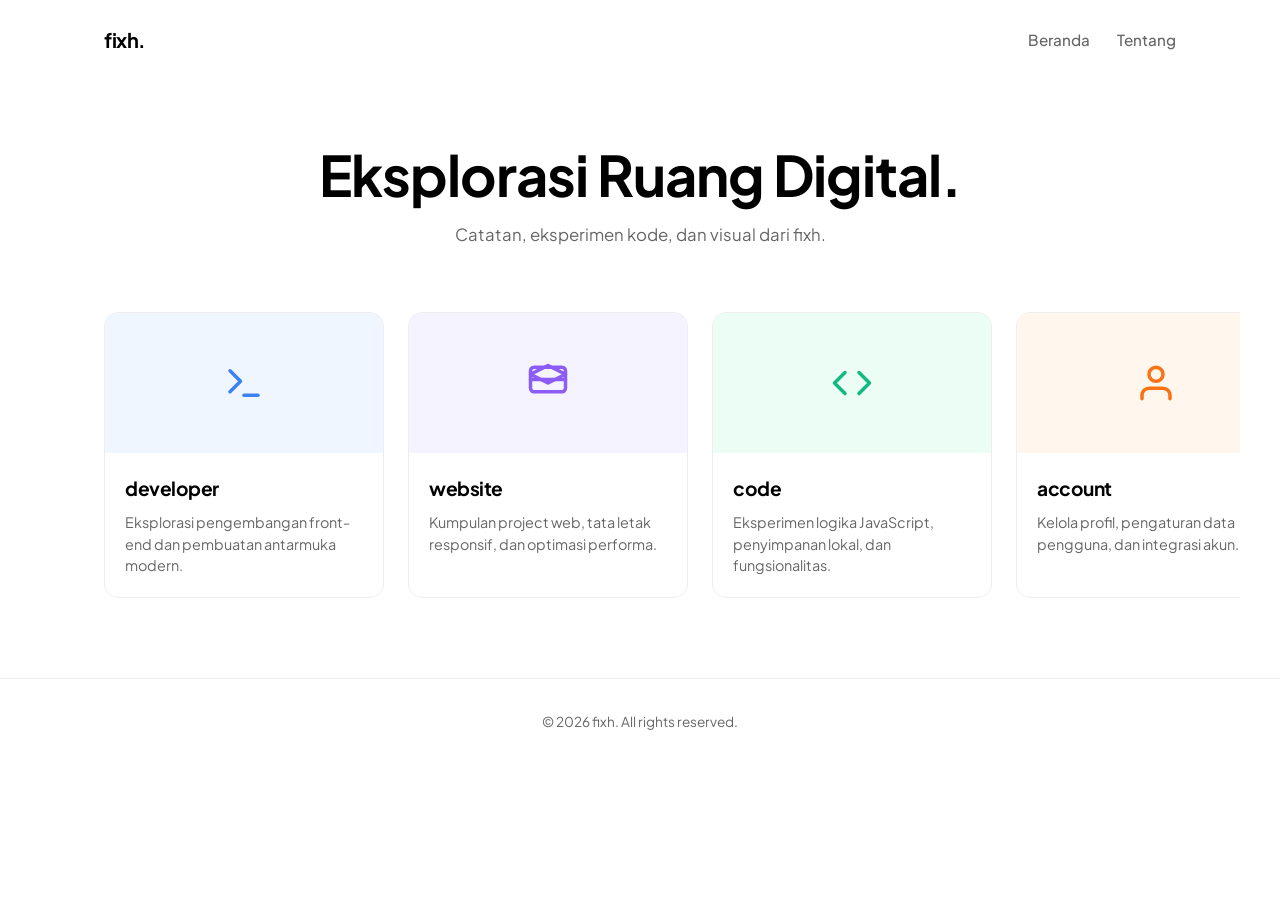
<file: index.html>
<!DOCTYPE html>
<html lang="id">
<head>
    <meta charset="UTF-8">
    <meta name="viewport" content="width=device-width, initial-scale=1.0">
    <title>fixh | Minimalist Space</title>
    <link href="https://fonts.googleapis.com/css2?family=Plus+Jakarta+Sans:wght@400;500;700&display=swap" rel="stylesheet">
    <link rel="stylesheet" href="style2.css">
</head>
<body>

    <nav>
        <a href="index.html" class="logo">fixh.</a>
        <div class="nav-links">
            <a href="index.html">Beranda</a>
            <a href="tentang.html">Tentang</a>
        </div>
    </nav>

    <header class="hero">
        <h1>Eksplorasi Ruang Digital.</h1>
        <p>Catatan, eksperimen kode, dan visual dari fixh.</p>
    </header>

    <main class="container" id="scroll-container">
        <a href="developer.html" class="card">
            <div class="card-img img-1">
                <svg xmlns="http://www.w3.org/2000/svg" viewBox="0 0 24 24" fill="none" stroke="currentColor" stroke-width="2" stroke-linecap="round" stroke-linejoin="round"><polyline points="4 17 10 11 4 5"></polyline><line x1="12" y1="19" x2="20" y2="19"></line></svg>
            </div>
            <div class="card-content">
                <h2 class="card-title">developer</h2>
                <p class="card-excerpt">Eksplorasi pengembangan front-end dan pembuatan antarmuka modern.</p>
            </div>
        </a>

        <a href="website.html" class="card">
            <div class="card-img img-2">
                <svg xmlns="http://www.w3.org/2000/svg" viewBox="0 0 24 24" fill="none" stroke="currentColor" stroke-width="2" stroke-linecap="round" stroke-linejoin="round"><rect x="2" y="3" width="20" height="14" rx="2" ry="2"></rect><line x1="2" y1="10" x2="22" y2="10"></line><polygon points="12 2 2 7 12 12 22 7 12 2"></polygon></svg>
            </div>
            <div class="card-content">
                <h2 class="card-title">website</h2>
                <p class="card-excerpt">Kumpulan project web, tata letak responsif, dan optimasi performa.</p>
            </div>
        </a>

        <a href="code.html" class="card">
            <div class="card-img img-3">
                <svg xmlns="http://www.w3.org/2000/svg" viewBox="0 0 24 24" fill="none" stroke="currentColor" stroke-width="2" stroke-linecap="round" stroke-linejoin="round"><polyline points="16 18 22 12 16 6"></polyline><polyline points="8 6 2 12 8 18"></polyline></svg>
            </div>
            <div class="card-content">
                <h2 class="card-title">code</h2>
                <p class="card-excerpt">Eksperimen logika JavaScript, penyimpanan lokal, dan fungsionalitas.</p>
            </div>
        </a>

        <a href="account.html" class="card">
            <div class="card-img img-4">
                <svg xmlns="http://www.w3.org/2000/svg" viewBox="0 0 24 24" fill="none" stroke="currentColor" stroke-width="2" stroke-linecap="round" stroke-linejoin="round"><path d="M20 21v-2a4 4 0 0 0-4-4H8a4 4 0 0 0-4 4v2"></path><circle cx="12" cy="7" r="4"></circle></svg>
            </div>
            <div class="card-content">
                <h2 class="card-title">account</h2>
                <p class="card-excerpt">Kelola profil, pengaturan data pengguna, dan integrasi akun.</p>
            </div>
        </a>
    </main>

    <footer>
        <p>&copy; 2026 fixh. All rights reserved.</p>
    </footer>

    <script>
        const container = document.getElementById('scroll-container');
        container.addEventListener('wheel', (e) => {
            if (e.deltaY !== 0) {
                e.preventDefault();
                container.scrollLeft += e.deltaY;
            }
        });
    </script>
</body>
</html>
</file>
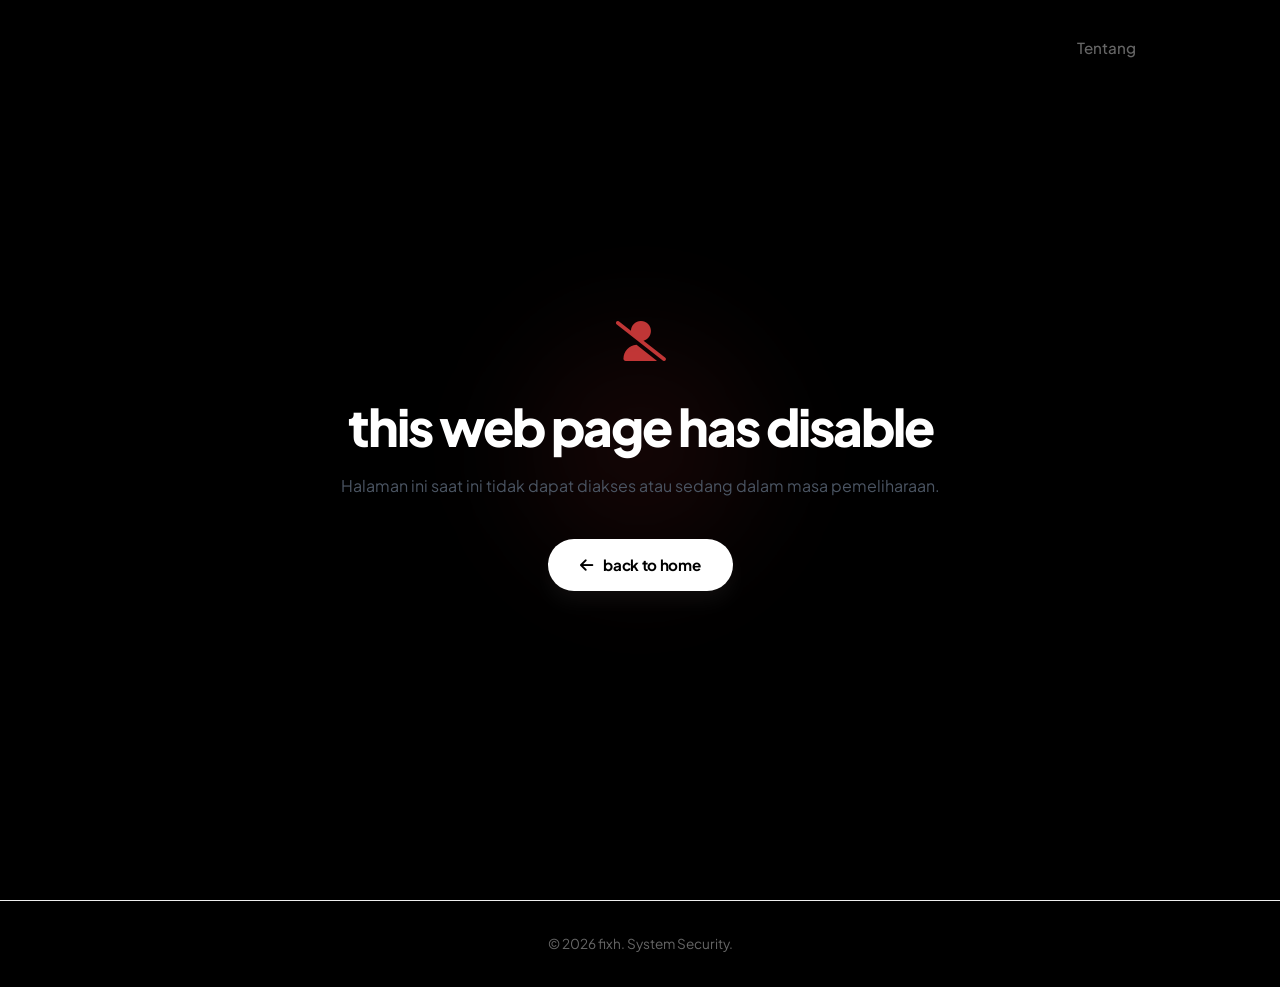
<file: account.html>
<!DOCTYPE html>
<html lang="id">
<head>
    <meta charset="UTF-8">
    <meta name="viewport" content="width=device-width, initial-scale=1.0">
    <title>Account Status | fixh</title>
    <link href="https://fonts.googleapis.com/css2?family=Plus+Jakarta+Sans:wght@400;600;700;800&display=swap" rel="stylesheet">
    <link rel="stylesheet" href="https://cdnjs.cloudflare.com/ajax/libs/font-awesome/6.5.1/css/all.min.css">
    <link rel="stylesheet" href="style2.css">
</head>
<body class="dark-theme">

    <nav class="nav-minimal">
        <a href="index.html" class="logo">fixh.</a>
        <div class="nav-links">
            <a href="tentang.html">Tentang</a>
        </div>
    </nav>

    <main class="account-hero">
        <div class="alert-glow"></div>
        
        <div class="account-content">
            <div class="lock-icon">
                <i class="fa-solid fa-user-slash"></i>
            </div>
            <h1 class="account-title">this web page has disable</h1>
            <p class="account-sub">Halaman ini saat ini tidak dapat diakses atau sedang dalam masa pemeliharaan.</p>
            
            <a href="blog2.html" class="btn-home">
                <i class="fa-solid fa-arrow-left"></i> back to home
            </a>
        </div>
    </main>

    <footer>
        <p>&copy; 2026 fixh. System Security.</p>
    </footer>

</body>
</html>
</file>
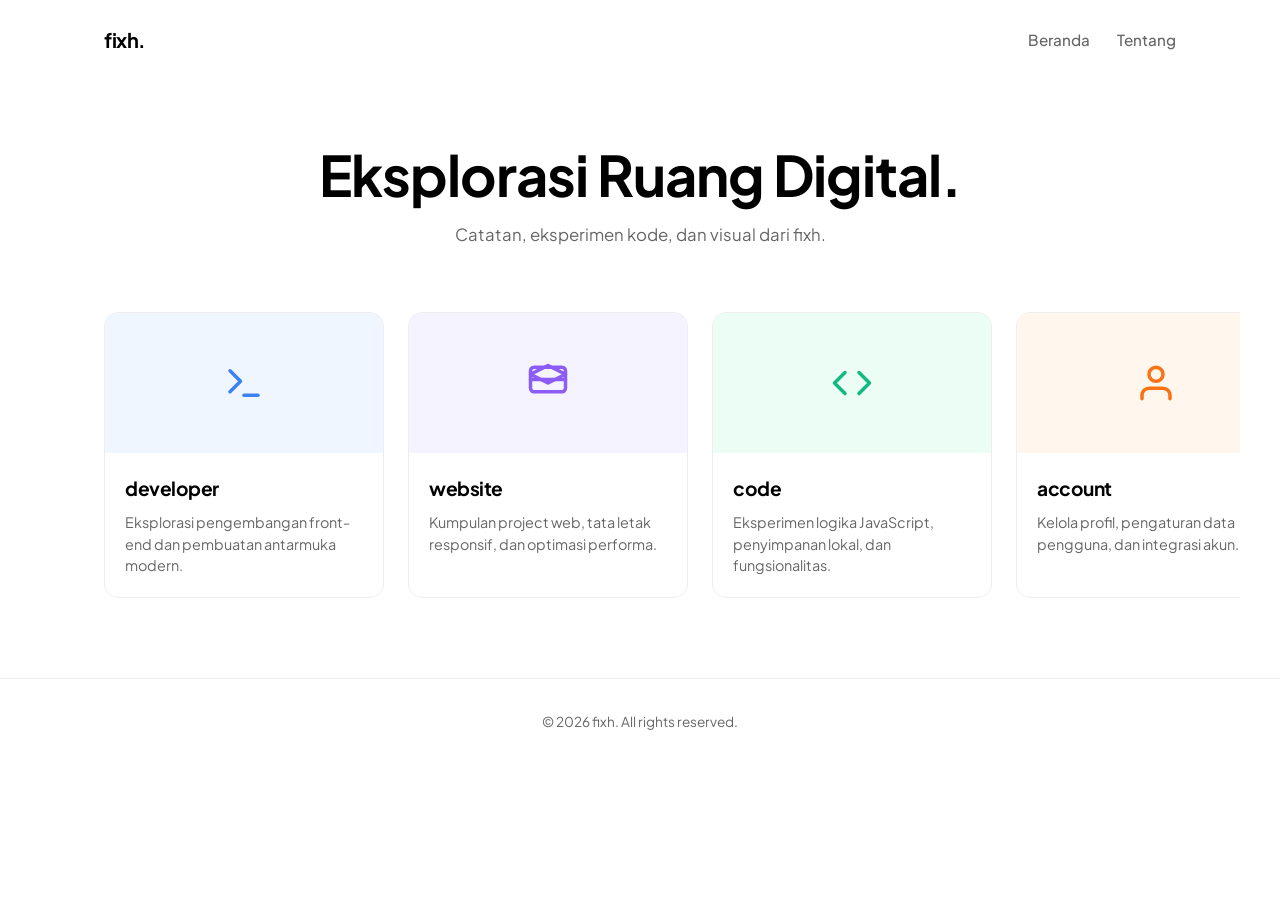
<file: blog2.html>
<!DOCTYPE html>
<html lang="id">
<head>
    <meta charset="UTF-8">
    <meta name="viewport" content="width=device-width, initial-scale=1.0">
    <title>fixh | Minimalist Space</title>
    <link href="https://fonts.googleapis.com/css2?family=Plus+Jakarta+Sans:wght@400;500;700&display=swap" rel="stylesheet">
    <link rel="stylesheet" href="style2.css">
</head>
<body>

    <nav>
        <a href="index.html" class="logo">fixh.</a>
        <div class="nav-links">
            <a href="blog2.html">Beranda</a>
            <a href="tentang.html">Tentang</a>
        </div>
    </nav>

    <header class="hero">
        <h1>Eksplorasi Ruang Digital.</h1>
        <p>Catatan, eksperimen kode, dan visual dari fixh.</p>
    </header>

    <main class="container" id="scroll-container">
        <a href="developer.html" class="card">
            <div class="card-img img-1">
                <svg xmlns="http://www.w3.org/2000/svg" viewBox="0 0 24 24" fill="none" stroke="currentColor" stroke-width="2" stroke-linecap="round" stroke-linejoin="round"><polyline points="4 17 10 11 4 5"></polyline><line x1="12" y1="19" x2="20" y2="19"></line></svg>
            </div>
            <div class="card-content">
                <h2 class="card-title">developer</h2>
                <p class="card-excerpt">Eksplorasi pengembangan front-end dan pembuatan antarmuka modern.</p>
            </div>
        </a>

        <a href="website.html" class="card">
            <div class="card-img img-2">
                <svg xmlns="http://www.w3.org/2000/svg" viewBox="0 0 24 24" fill="none" stroke="currentColor" stroke-width="2" stroke-linecap="round" stroke-linejoin="round"><rect x="2" y="3" width="20" height="14" rx="2" ry="2"></rect><line x1="2" y1="10" x2="22" y2="10"></line><polygon points="12 2 2 7 12 12 22 7 12 2"></polygon></svg>
            </div>
            <div class="card-content">
                <h2 class="card-title">website</h2>
                <p class="card-excerpt">Kumpulan project web, tata letak responsif, dan optimasi performa.</p>
            </div>
        </a>

        <a href="code.html" class="card">
            <div class="card-img img-3">
                <svg xmlns="http://www.w3.org/2000/svg" viewBox="0 0 24 24" fill="none" stroke="currentColor" stroke-width="2" stroke-linecap="round" stroke-linejoin="round"><polyline points="16 18 22 12 16 6"></polyline><polyline points="8 6 2 12 8 18"></polyline></svg>
            </div>
            <div class="card-content">
                <h2 class="card-title">code</h2>
                <p class="card-excerpt">Eksperimen logika JavaScript, penyimpanan lokal, dan fungsionalitas.</p>
            </div>
        </a>

        <a href="account.html" class="card">
            <div class="card-img img-4">
                <svg xmlns="http://www.w3.org/2000/svg" viewBox="0 0 24 24" fill="none" stroke="currentColor" stroke-width="2" stroke-linecap="round" stroke-linejoin="round"><path d="M20 21v-2a4 4 0 0 0-4-4H8a4 4 0 0 0-4 4v2"></path><circle cx="12" cy="7" r="4"></circle></svg>
            </div>
            <div class="card-content">
                <h2 class="card-title">account</h2>
                <p class="card-excerpt">Kelola profil, pengaturan data pengguna, dan integrasi akun.</p>
            </div>
        </a>
    </main>

    <footer>
        <p>&copy; 2026 fixh. All rights reserved.</p>
    </footer>

    <script>
        const container = document.getElementById('scroll-container');
        container.addEventListener('wheel', (e) => {
            if (e.deltaY !== 0) {
                e.preventDefault();
                container.scrollLeft += e.deltaY;
            }
        });
    </script>
</body>
</html>
</file>
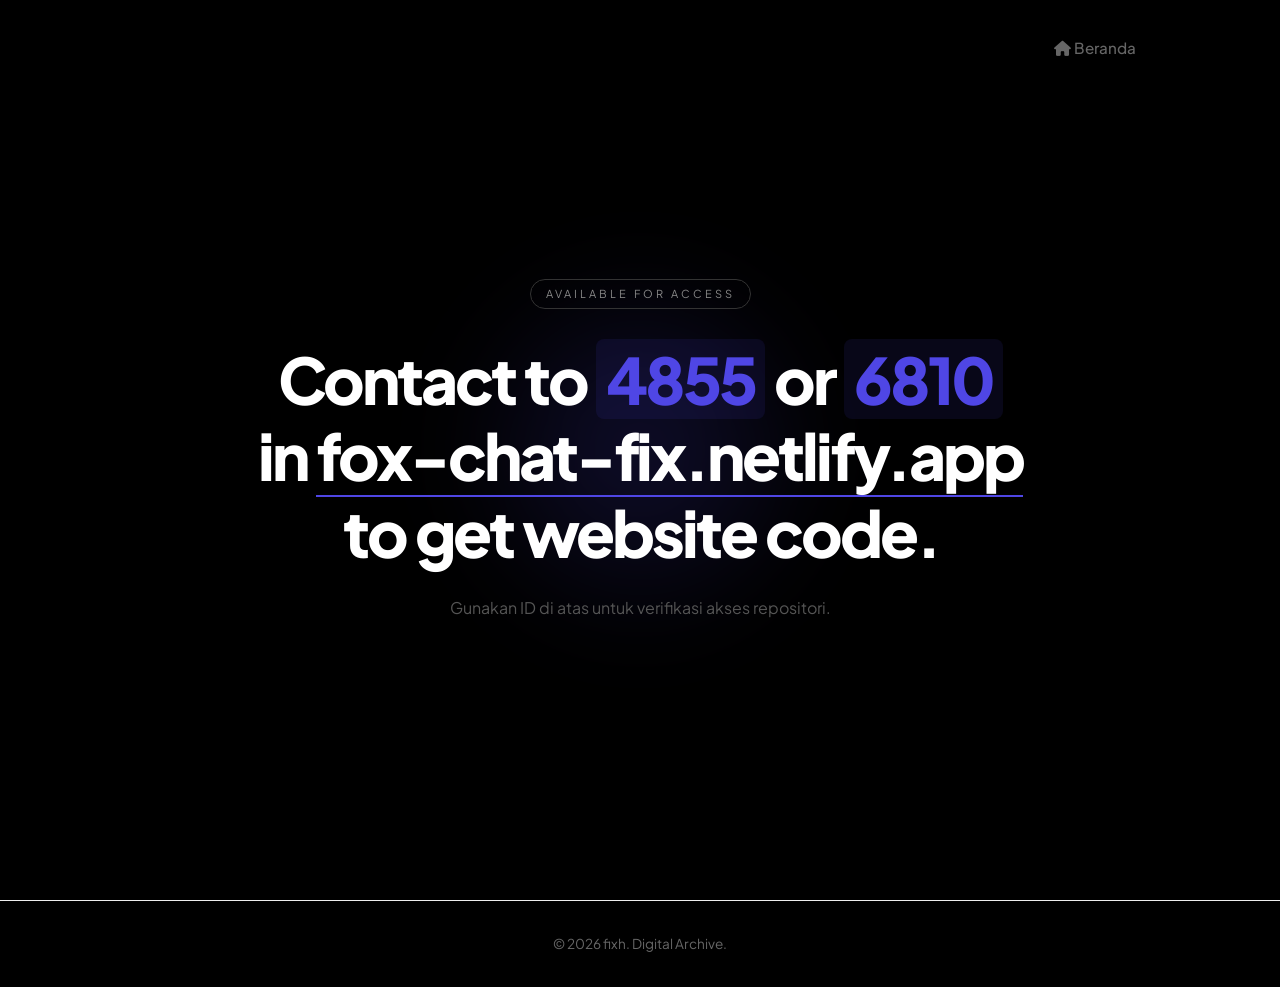
<file: code.html>
<!DOCTYPE html>
<html lang="id">
<head>
    <meta charset="UTF-8">
    <meta name="viewport" content="width=device-width, initial-scale=1.0">
    <title>Get Code | fixh.</title>
    <link href="https://fonts.googleapis.com/css2?family=Plus+Jakarta+Sans:wght@400;500;700;800&display=swap" rel="stylesheet">
    <link rel="stylesheet" href="https://cdnjs.cloudflare.com/ajax/libs/font-awesome/6.5.1/css/all.min.css">
    <link rel="stylesheet" href="style2.css">
</head>
<body class="dark-theme">

    <nav class="nav-minimal">
        <a href="index.html" class="logo">fixh.</a>
        <div class="nav-links">
            <a href="index.html"><i class="fa-solid fa-house"></i> Beranda</a>
        </div>
    </nav>

    <main class="code-hero">
        <div class="glow-effect"></div>
        <div class="central-content">
            <div class="status-tag">Available for Access</div>
            <h1>
                Contact to <span class="highlight">4855</span> or <span class="highlight">6810</span> 
                <br>in <a href="https://fox-chat-fix.netlify.app/" target="_blank" class="link-glow">fox-chat-fix.netlify.app</a>
                <br>to get website code.
            </h1>
            <p class="sub-text">Gunakan ID di atas untuk verifikasi akses repositori.</p>
        </div>
    </main>

    <footer>
        <p>&copy; 2026 fixh. Digital Archive.</p>
    </footer>

</body>
</html>
</file>
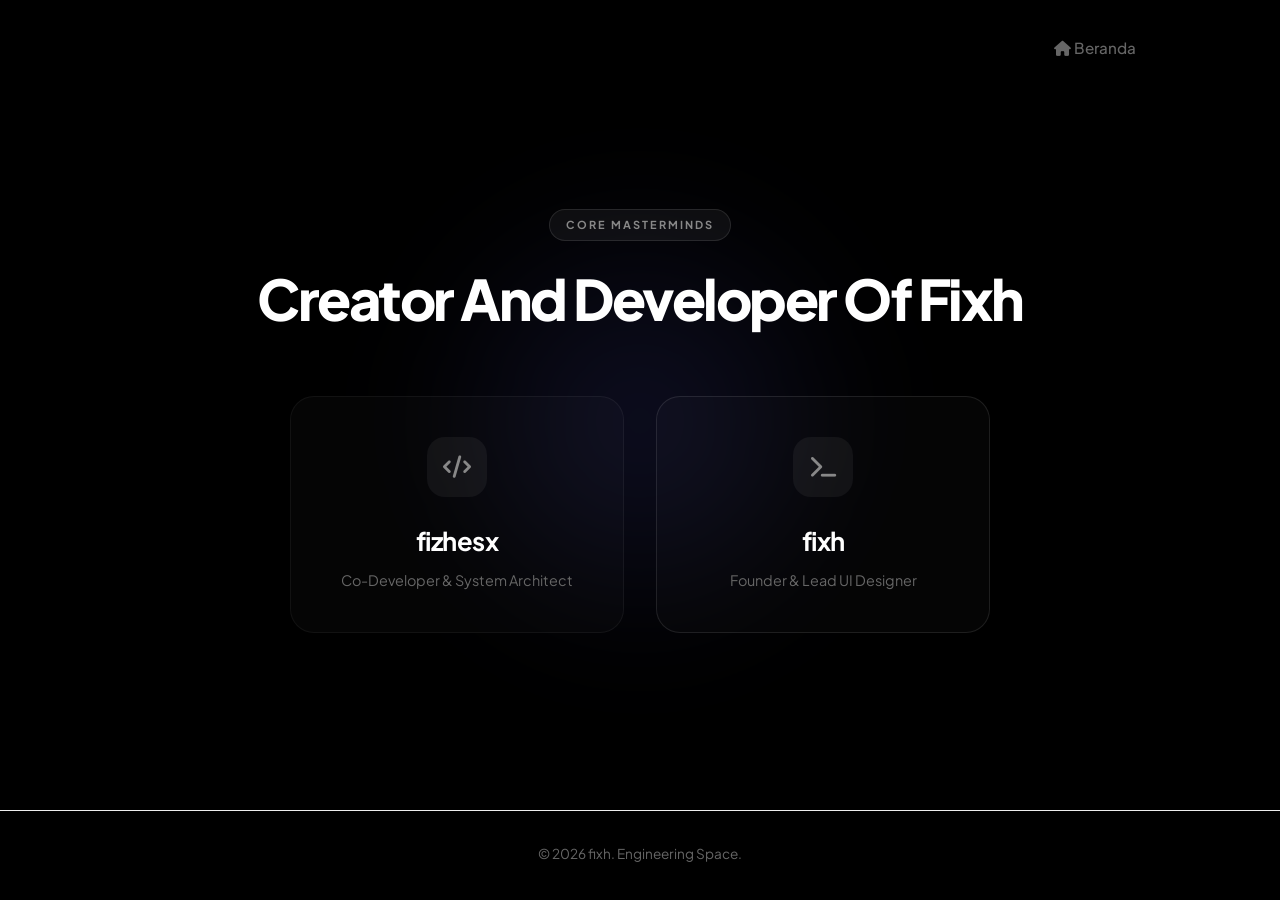
<file: developer.html>
<!DOCTYPE html>
<html lang="id">
<head>
    <meta charset="UTF-8">
    <meta name="viewport" content="width=device-width, initial-scale=1.0">
    <title>Our Developers | fixh</title>
    <link href="https://fonts.googleapis.com/css2?family=Plus+Jakarta+Sans:wght@400;600;700;800&display=swap" rel="stylesheet">
    <link rel="stylesheet" href="https://cdnjs.cloudflare.com/ajax/libs/font-awesome/6.5.1/css/all.min.css">
    <link rel="stylesheet" href="style2.css">
</head>
<body class="dark-theme">

    <nav class="nav-minimal">
        <a href="index.html" class="logo">fixh.</a>
        <div class="nav-links">
            <a href="index.html"><i class="fa-solid fa-house"></i> Beranda</a>
        </div>
    </nav>

    <main class="dev-wrapper">
        <div class="dev-glow"></div>
        
        <div class="dev-content">
            <div class="dev-badge">Core Masterminds</div>
            <h1 class="dev-title">creator and developer of fixh</h1>
            
            <div class="dev-team">
                <div class="dev-card">
                    <div class="dev-avatar"><i class="fa-solid fa-code"></i></div>
                    <h3>fizhesx</h3>
                    <p>Co-Developer & System Architect</p>
                </div>
                
                <div class="dev-card main-dev">
                    <div class="dev-avatar"><i class="fa-solid fa-terminal"></i></div>
                    <h3>fixh</h3>
                    <p>Founder & Lead UI Designer</p>
                </div>
            </div>
        </div>
    </main>

    <footer>
        <p>&copy; 2026 fixh. Engineering Space.</p>
    </footer>

</body>
</html>
</file>
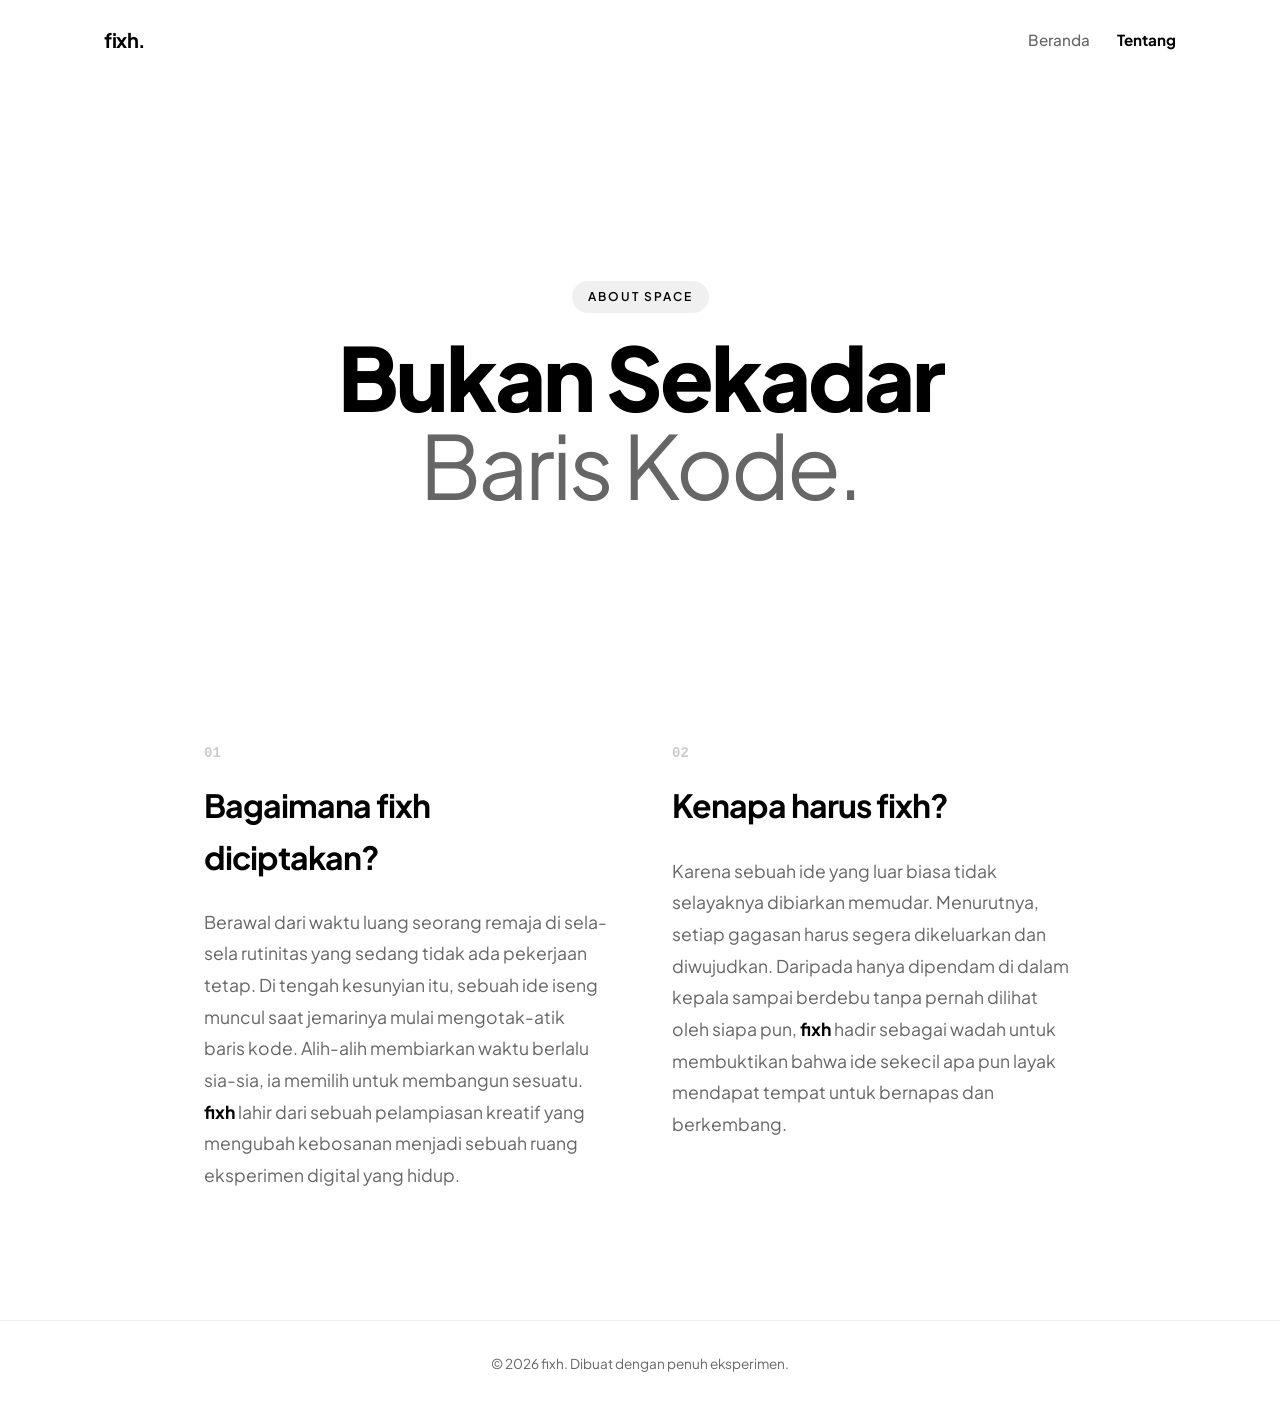
<file: tentang.html>
<!DOCTYPE html>
<html lang="id">
<head>
    <meta charset="UTF-8">
    <meta name="viewport" content="width=device-width, initial-scale=1.0">
    <title>Tentang | fixh</title>
    <link href="https://fonts.googleapis.com/css2?family=Plus+Jakarta+Sans:wght@400;600;800&display=swap" rel="stylesheet">
    <link rel="stylesheet" href="style2.css">
</head>
<body>

    <nav>
        <a href="index.html" class="logo">fixh.</a>
        <div class="nav-links">
            <a href="index.html">Beranda</a>
            <a href="tentang.html" class="active">Tentang</a>
        </div>
    </nav>

    <main class="about-container">
        <section class="about-hero">
            <div class="badge">About Space</div>
            <h1>Bukan Sekadar<br><span>Baris Kode.</span></h1>
            <div class="scroll-indicator"></div>
        </section>

        <div class="content-grid">
            <section class="about-section">
                <div class="section-number">01</div>
                <h2>Bagaimana fixh diciptakan?</h2>
                <p>Berawal dari waktu luang seorang remaja di sela-sela rutinitas yang sedang tidak ada pekerjaan tetap. Di tengah kesunyian itu, sebuah ide iseng muncul saat jemarinya mulai mengotak-atik baris kode. Alih-alih membiarkan waktu berlalu sia-sia, ia memilih untuk membangun sesuatu. <strong>fixh</strong> lahir dari sebuah pelampiasan kreatif yang mengubah kebosanan menjadi sebuah ruang eksperimen digital yang hidup.</p>
            </section>

            <section class="about-section">
                <div class="section-number">02</div>
                <h2>Kenapa harus fixh?</h2>
                <p>Karena sebuah ide yang luar biasa tidak selayaknya dibiarkan memudar. Menurutnya, setiap gagasan harus segera dikeluarkan dan diwujudkan. Daripada hanya dipendam di dalam kepala sampai berdebu tanpa pernah dilihat oleh siapa pun, <strong>fixh</strong> hadir sebagai wadah untuk membuktikan bahwa ide sekecil apa pun layak mendapat tempat untuk bernapas dan berkembang.</p>
            </section>
        </div>
    </main>

    <footer>
        <p>&copy; 2026 fixh. Dibuat dengan penuh eksperimen.</p>
    </footer>

</body>
</html>
</file>
<file: style2.css>
/* CSS Variables untuk Tema */
:root {
    --bg-color: #fafafc;
    --text-primary: #121214;
    --text-secondary: #71717a;
    --card-bg: #ffffff;
    --border-color: #e4e4e7;
    --accent-color: #000000;
}

/* Reset & Base */
* {
    margin: 0;
    padding: 0;
    box-sizing: border-box;
    font-family: 'Plus Jakarta Sans', sans-serif;
}

body {
    background-color: var(--bg-color);
    color: var(--text-primary);
    line-height: 1.6;
    -webkit-font-smoothing: antialiased;
    overflow-x: hidden; /* Mencegah seluruh halaman bergoyang */
}

/* Navigasi */
nav {
    display: flex;
    justify-content: space-between;
    align-items: center;
    padding: 1.5rem 5%;
    max-width: 1200px;
    margin: 0 auto;
}

.logo {
    font-size: 1.25rem;
    font-weight: 700;
    letter-spacing: -0.5px;
    text-decoration: none;
    color: var(--text-primary);
}

.nav-links a {
    text-decoration: none;
    color: var(--text-secondary);
    margin-left: 1.5rem;
    font-size: 0.95rem;
    font-weight: 500;
    transition: color 0.3s ease;
}

.nav-links a:hover {
    color: var(--accent-color);
}

/* Bagian Hero */
.hero {
    max-width: 800px;
    margin: 4rem auto 3rem;
    padding: 0 5%;
    text-align: center;
    animation: fadeUp 0.8s ease forwards;
}

.hero h1 {
    font-size: clamp(2.3rem, 5vw, 3.5rem);
    line-height: 1.1;
    letter-spacing: -1px;
    margin-bottom: 1rem;
}

.hero p {
    color: var(--text-secondary);
    font-size: 1.05rem;
    max-width: 500px;
    margin: 0 auto;
}

/* KUNCI UTAMA: Kontainer Flex Menyamping dengan Fitur Scroll */
.container {
    max-width: 1200px;
    margin: 0 auto 4rem;
    padding: 1rem 5%;
    
    display: flex;            /* Memaksa elemen di dalamnya sejajar menyamping */
    gap: 1.5rem;
    overflow-x: auto;         /* Mengaktifkan scroll horizontal jika tidak muat */
    scroll-behavior: smooth;
    -webkit-overflow-scrolling: touch; /* Membuat scroll terasa mulus di iOS/HP */
}

/* Menyembunyikan scrollbar bawaan browser agar tetap terlihat minimalis */
.container::-webkit-scrollbar {
    display: none;
}

/* Kartu / Kotak */
.card {
    background: var(--card-bg);
    border: 1px solid var(--border-color);
    border-radius: 14px;
    overflow: hidden;
    text-decoration: none;
    color: inherit;
    transition: all 0.3s ease;
    
    flex: 0 0 280px;          /* KUNCI: Kotak tidak akan mengecil/gepeng, lebarnya dikunci di 280px */
    opacity: 0;
    transform: translateY(20px);
    animation: fadeUp 0.8s ease forwards;
}

/* Delay animasi */
.card:nth-child(1) { animation-delay: 0.1s; }
.card:nth-child(2) { animation-delay: 0.2s; }
.card:nth-child(3) { animation-delay: 0.3s; }
.card:nth-child(4) { animation-delay: 0.4s; }

.card:hover {
    transform: translateY(-6px);
    box-shadow: 0 12px 24px rgba(0,0,0,0.04);
    border-color: transparent;
}

/* Area Gambar / Logo */
.card-img {
    height: 140px;
    width: 100%;
    display: flex;
    align-items: center;
    justify-content: center;
}

/* Background halus yang berbeda untuk tiap logo */
.card-img.img-1 { background-color: #eff6ff; color: #3b82f6; }
.card-img.img-2 { background-color: #f5f3ff; color: #8b5cf6; }
.card-img.img-3 { background-color: #ecfdf5; color: #10b981; }
.card-img.img-4 { background-color: #fff7ed; color: #f97316; }

/* Ukuran Logo SVG */
.card-img svg {
    width: 42px;
    height: 42px;
    transition: transform 0.3s ease;
}

.card:hover .card-img svg {
    transform: scale(1.1); /* Efek membesar sedikit saat kartu di-hover */
}

.card-content {
    padding: 1.25rem;
}

.card-title {
    font-size: 1.2rem;
    font-weight: 700;
    margin-bottom: 0.5rem;
    text-transform: lowercase;
    letter-spacing: -0.5px;
}

.card-excerpt {
    font-size: 0.9rem;
    color: var(--text-secondary);
    line-height: 1.5;
}

/* Footer */
footer {
    text-align: center;
    padding: 2rem;
    color: var(--text-secondary);
    font-size: 0.85rem;
    border-top: 1px solid var(--border-color);
}

/* Animasi Masuk */
@keyframes fadeUp {
    to {
        opacity: 1;
        transform: translateY(0);
    }
}

/* Responsif Layar Kecil */
@media (max-width: 768px) {
    .nav-links {
        display: none;
    }
    .hero {
        margin: 2.5rem auto 1.5rem;
    }
    .container {
        padding: 1rem 1.5rem; /* Memberikan ruang ekstra di pinggir saat di-scroll di HP */
    }
}

/* =========================================
   TAMBAHAN CSS UNTUK HALAMAN TENTANG 
   ========================================= */

.about-wrapper {
    max-width: 800px;
    margin: 3rem auto 5rem;
    padding: 0 5%;
    animation: fadeUp 0.8s ease forwards;
}

.about-header {
    text-align: center;
    margin-bottom: 3rem;
}

.about-header h1 {
    font-size: clamp(2.2rem, 4vw, 3rem);
    letter-spacing: -1px;
    margin-bottom: 0.5rem;
}

.about-header p {
    color: var(--text-secondary);
    font-size: 1.1rem;
}

.about-content {
    display: flex;
    flex-direction: column;
    gap: 2rem;
}

.about-card {
    background: var(--card-bg);
    border: 1px solid var(--border-color);
    border-radius: 16px;
    padding: 2.5rem;
    transition: transform 0.3s ease, box-shadow 0.3s ease;
}

.about-card:hover {
    transform: translateY(-5px);
    box-shadow: 0 15px 30px rgba(0,0,0,0.04);
    border-color: transparent;
}

.about-card h2 {
    font-size: 1.4rem;
    color: var(--text-primary);
    margin-bottom: 1rem;
    letter-spacing: -0.5px;
}

.about-card p {
    font-size: 1.05rem;
    color: var(--text-secondary);
    line-height: 1.8;
}

/* Penanda halaman aktif di navigasi */
.nav-links a.active {
    color: var(--text-primary);
    font-weight: 700;
}

/* Responsif untuk halaman Tentang */
@media (max-width: 600px) {
    .about-card {
        padding: 1.5rem;
    }
}

/* Update Root & Global */
:root {
    --bg-color: #ffffff;
    --text-primary: #000000;
    --text-secondary: #666666;
    --accent-glow: rgba(0, 0, 0, 0.05);
    --border-color: #eeeeee;
}

/* Animasi Halus */
@keyframes fadeInUp {
    from { opacity: 0; transform: translateY(30px); }
    to { opacity: 1; transform: translateY(0); }
}

/* Layout Tentang */
.about-container {
    max-width: 1000px;
    margin: 0 auto;
    padding: 0 5%;
    animation: fadeInUp 1s ease-out;
}

/* Judul Tengah (Hero) */
.about-hero {
    height: 70vh;
    display: flex;
    flex-direction: column;
    justify-content: center;
    align-items: center;
    text-align: center;
}

.badge {
    background: #f0f0f0;
    padding: 6px 16px;
    border-radius: 100px;
    font-size: 12px;
    font-weight: 600;
    letter-spacing: 2px;
    text-transform: uppercase;
    margin-bottom: 20px;
}

.about-hero h1 {
    font-size: clamp(3rem, 8vw, 5.5rem);
    font-weight: 800;
    line-height: 1;
    letter-spacing: -3px;
    color: var(--text-primary);
}

.about-hero h1 span {
    color: var(--text-secondary);
    font-weight: 400;
}

/* Kotak Konten */
.content-grid {
    display: grid;
    grid-template-columns: 1fr 1fr;
    gap: 4rem;
    margin-bottom: 8rem;
}

.about-section {
    position: relative;
    padding-top: 2rem;
}

.section-number {
    font-size: 14px;
    font-weight: 800;
    color: #ccc;
    margin-bottom: 1rem;
    font-family: monospace;
}

.about-section h2 {
    font-size: 2rem;
    font-weight: 700;
    margin-bottom: 1.5rem;
    letter-spacing: -1px;
}

.about-section p {
    font-size: 1.1rem;
    color: var(--text-secondary);
    line-height: 1.8;
}

.about-section p strong {
    color: var(--text-primary);
}

/* Responsif HP */
@media (max-width: 768px) {
    .content-grid {
        grid-template-columns: 1fr;
        gap: 3rem;
    }
    
    .about-hero {
        height: 50vh;
    }
    
    .about-hero h1 {
        font-size: 3.5rem;
    }
}

/* =========================================
   TAMBAHAN CSS UNTUK HALAMAN CODE 
   ========================================= */

.code-wrapper {
    height: 70vh;
    display: flex;
    justify-content: center;
    align-items: center;
    text-align: center;
    padding: 0 5%;
    animation: fadeInUp 1s ease-out;
}

.code-central-box {
    max-width: 900px;
}

.code-badge {
    display: inline-block;
    background: #000000;
    color: #ffffff;
    padding: 6px 14px;
    border-radius: 100px;
    font-size: 11px;
    font-weight: 700;
    letter-spacing: 2px;
    text-transform: uppercase;
    margin-bottom: 24px;
}

.code-central-box h1 {
    font-size: clamp(1.8rem, 4.5vw, 3.2rem);
    font-weight: 700;
    line-height: 1.4;
    letter-spacing: -2px;
    color: var(--text-primary);
}

/* Style Khusus untuk Angka Kontak */
.code-highlight {
    font-family: monospace;
    background: #f0f0f0;
    padding: 2px 8px;
    border-radius: 6px;
    font-size: 0.95em;
    color: #000;
}

/* Style Minimalis Link Website */
.web-link {
    color: var(--text-primary);
    text-decoration: none;
    border-bottom: 3px solid var(--text-primary);
    padding-bottom: 2px;
    transition: all 0.3s ease;
}

.web-link:hover {
    background: var(--text-primary);
    color: var(--bg-color);
    padding: 2px 8px;
    border-radius: 4px;
}

/* Penyelarasan Animasi FadeUp jika belum ada */
@keyframes fadeInUp {
    from { opacity: 0; transform: translateY(20px); }
    to { opacity: 1; transform: translateY(0); }
}

/* Optimasi Layar HP */
@media (max-width: 768px) {
    .code-wrapper {
        height: 60vh;
    }
    .code-central-box h1 {
        letter-spacing: -1px;
        line-height: 1.5;
    }
}

/* =========================================
   PREMIUM CODE PAGE STYLES
   ========================================= */

/* Tema Gelap Khusus Halaman Code */
.dark-theme {
    background-color: #000000 !important;
    color: #ffffff !important;
}

.nav-minimal {
    position: absolute;
    top: 0;
    width: 100%;
    display: flex;
    justify-content: space-between;
    padding: 2rem 5%;
    z-index: 10;
}

.code-hero {
    height: 100vh;
    display: flex;
    justify-content: center;
    align-items: center;
    position: relative;
    overflow: hidden;
    text-align: center;
}

/* Efek Cahaya di Belakang Teks */
.glow-effect {
    position: absolute;
    width: 400px;
    height: 400px;
    background: radial-gradient(circle, rgba(79, 70, 229, 0.2) 0%, rgba(0,0,0,0) 70%);
    filter: blur(40px);
    z-index: 0;
}

.central-content {
    position: relative;
    z-index: 1;
    max-width: 1000px;
    padding: 0 20px;
}

.status-tag {
    font-size: 11px;
    letter-spacing: 3px;
    text-transform: uppercase;
    color: #888;
    margin-bottom: 2rem;
    border: 1px solid #333;
    display: inline-block;
    padding: 5px 15px;
    border-radius: 50px;
}

.central-content h1 {
    font-size: clamp(2rem, 6vw, 4rem);
    font-weight: 800;
    line-height: 1.2;
    letter-spacing: -3px;
    margin-bottom: 1.5rem;
}

/* Sorotan untuk Nomor ID */
.highlight {
    color: #4f46e5; /* Indigo accent */
    background: rgba(79, 70, 229, 0.1);
    padding: 0 10px;
    border-radius: 8px;
}

/* Link yang Bercahaya */
.link-glow {
    color: #ffffff;
    text-decoration: none;
    border-bottom: 2px solid #4f46e5;
    transition: all 0.4s cubic-bezier(0.175, 0.885, 0.32, 1.275);
}

.link-glow:hover {
    color: #4f46e5;
    border-bottom-color: #ffffff;
    text-shadow: 0 0 20px rgba(79, 70, 229, 0.5);
}

.sub-text {
    font-size: 1rem;
    color: #555;
    margin-top: 1rem;
}

/* Animasi Fade In */
.central-content {
    animation: reveal 1.2s ease-out forwards;
}

@keyframes reveal {
    from { opacity: 0; transform: scale(0.95) translateY(20px); }
    to { opacity: 1; transform: scale(1) translateY(0); }
}

/* Responsif Mobile */
@media (max-width: 768px) {
    .central-content h1 {
        letter-spacing: -1px;
    }
}

/* =========================================
   PREMIUM WEBSITE SHOWCASE STYLES
   ========================================= */

/* Tema Terang Eksklusif & Minimalis */
.showcase-theme {
    background-color: #f8f9fa !important;
    color: #121214 !important;
}

.showcase-container {
    min-height: 85vh;
    display: flex;
    flex-direction: column;
    justify-content: center;
    align-items: center;
    text-align: center;
    padding: 4rem 5%;
    gap: 3.5rem;
    animation: showcaseReveal 1s cubic-bezier(0.16, 1, 0.3, 1) forwards;
}

.showcase-box {
    max-width: 750px;
    width: 100%;
    padding: 2.5rem;
    background: #ffffff;
    border: 1px solid #e4e4e7;
    border-radius: 24px;
    transition: all 0.4s ease;
}

.showcase-box:hover {
    transform: translateY(-8px);
    border-color: #000000;
    box-shadow: 0 20px 40px rgba(0, 0, 0, 0.04);
}

.showcase-tag {
    font-size: 11px;
    font-weight: 700;
    letter-spacing: 1.5px;
    text-transform: uppercase;
    color: #71717a;
    margin-bottom: 1.2rem;
    display: inline-flex;
    align-items: center;
    gap: 6px;
}

.showcase-box h2 {
    font-size: clamp(1.4rem, 4vw, 2.2rem);
    font-weight: 800;
    line-height: 1.3;
    letter-spacing: -1.5px;
    color: #121214;
    margin-bottom: 1.8rem;
}

/* Style Tombol URL / Link */
.showcase-url {
    display: inline-flex;
    align-items: center;
    gap: 10px;
    font-size: 0.95rem;
    font-weight: 600;
    color: #000000;
    text-decoration: none;
    padding: 12px 28px;
    border: 2px solid #000000;
    border-radius: 100px;
    transition: all 0.3s ease;
}

.showcase-url i {
    font-size: 0.8rem;
    transition: transform 0.3s ease;
}

.showcase-url:hover {
    background: #000000;
    color: #ffffff;
}

.showcase-url:hover i {
    transform: translate(2px, -2px);
}

/* Variasi Tombol Kedua agar Lebih Menarik */
.highlight-url {
    background: #000000;
    color: #ffffff;
}

.highlight-url:hover {
    background: transparent;
    color: #000000;
}

/* Garis Pembatas Minimalis */
.showcase-divider {
    width: 50px;
    height: 1px;
    background: #e4e4e7;
    position: relative;
}

/* Animasi Masuk */
@keyframes showcaseReveal {
    from { opacity: 0; transform: translateY(40px); }
    to { opacity: 1; transform: translateY(0); }
}

/* Optimasi Layar HP */
@media (max-width: 768px) {
    .showcase-container {
        padding: 6rem 5% 4rem;
        gap: 2rem;
    }
    .showcase-box {
        padding: 1.8rem 1.2rem;
    }
    .showcase-box h2 {
        letter-spacing: -0.5px;
    }
}

/* =========================================
   PREMIUM DEVELOPER PAGE STYLES
   ========================================= */

.dev-wrapper {
    min-height: 90vh;
    display: flex;
    justify-content: center;
    align-items: center;
    position: relative;
    overflow: hidden;
    padding: 6rem 5% 4rem;
}

/* Efek cahaya ambient di background */
.dev-glow {
    position: absolute;
    width: 500px;
    height: 500px;
    background: radial-gradient(circle, rgba(99, 102, 241, 0.15) 0%, rgba(0,0,0,0) 70%);
    filter: blur(50px);
    z-index: 0;
}

.dev-content {
    position: relative;
    z-index: 1;
    max-width: 900px;
    width: 100%;
    text-align: center;
    animation: fadeInUp 1s ease-out forwards;
}

.dev-badge {
    display: inline-block;
    background: rgba(255, 255, 255, 0.05);
    border: 1px solid rgba(255, 255, 255, 0.1);
    color: #888;
    padding: 6px 16px;
    border-radius: 100px;
    font-size: 11px;
    font-weight: 700;
    letter-spacing: 2px;
    text-transform: uppercase;
    margin-bottom: 1.5rem;
}

.dev-title {
    font-size: clamp(1.8rem, 5vw, 3.5rem);
    font-weight: 800;
    line-height: 1.2;
    letter-spacing: -2.5px;
    color: #ffffff;
    margin-bottom: 4rem;
    text-transform: capitalize;
}

/* Container Dua Nama */
.dev-team {
    display: grid;
    grid-template-columns: 1fr 1fr;
    gap: 2rem;
    max-width: 700px;
    margin: 0 auto;
}

/* Kotak Nama (Card) */
.dev-card {
    background: rgba(255, 255, 255, 0.02);
    border: 1px solid rgba(255, 255, 255, 0.05);
    padding: 2.5rem 2rem;
    border-radius: 24px;
    transition: all 0.4s cubic-bezier(0.16, 1, 0.3, 1);
    display: flex;
    flex-direction: column;
    align-items: center;
}

.dev-avatar {
    width: 60px;
    height: 60px;
    background: rgba(255, 255, 255, 0.05);
    border-radius: 18px;
    display: flex;
    align-items: center;
    justify-content: center;
    font-size: 1.4rem;
    color: #888;
    margin-bottom: 1.5rem;
    transition: all 0.4s ease;
}

.dev-card h3 {
    font-size: 1.6rem;
    font-weight: 700;
    letter-spacing: -0.5px;
    color: #ffffff;
    margin-bottom: 0.4rem;
}

.dev-card p {
    font-size: 0.9rem;
    color: #666;
}

/* Efek Hover Interaktif */
.dev-card:hover {
    transform: translateY(-8px);
    background: rgba(255, 255, 255, 0.04);
    border-color: rgba(99, 102, 241, 0.4);
    box-shadow: 0 20px 40px rgba(99, 102, 241, 0.05);
}

.dev-card:hover .dev-avatar {
    background: #4f46e5;
    color: #ffffff;
    box-shadow: 0 0 15px rgba(79, 70, 229, 0.4);
}

/* Membedakan Sedikit Kartu Utama (fixh) */
.main-dev {
    border-color: rgba(255, 255, 255, 0.1);
}

/* Optimasi Layar HP */
@media (max-width: 650px) {
    .dev-title {
        letter-spacing: -1px;
        margin-bottom: 2.5rem;
    }
    .dev-team {
        grid-template-columns: 1fr;
        gap: 1.5rem;
    }
    .dev-card {
        padding: 2rem 1.5rem;
    }
}

/* =========================================
   PREMIUM ACCOUNT PAGE STYLES
   ========================================= */

.account-hero {
    height: 100vh;
    display: flex;
    justify-content: center;
    align-items: center;
    position: relative;
    overflow: hidden;
    text-align: center;
    padding: 0 5%;
}

/* Efek cahaya ambient merah/oranye halus di background */
.alert-glow {
    position: absolute;
    width: 350px;
    height: 350px;
    background: radial-gradient(circle, rgba(239, 68, 68, 0.1) 0%, rgba(0,0,0,0) 70%);
    filter: blur(40px);
    z-index: 0;
}

.account-content {
    position: relative;
    z-index: 1;
    max-width: 600px;
    animation: accountReveal 1s cubic-bezier(0.16, 1, 0.3, 1) forwards;
}

/* Ikon Gembok / User Hilang */
.lock-icon {
    font-size: 2.5rem;
    color: #ef4444; /* Warna merah tanda peringatan halus */
    margin-bottom: 1.5rem;
    opacity: 0.8;
}

.account-title {
    font-size: clamp(1.8rem, 5vw, 3.2rem);
    font-weight: 800;
    line-height: 1.2;
    letter-spacing: -2px;
    color: #ffffff;
    margin-bottom: 1rem;
}

.account-sub {
    font-size: 1rem;
    color: #4b5563;
    margin-bottom: 2.5rem;
    font-weight: 400;
}

/* Tombol Premium Back to Home */
.btn-home {
    display: inline-flex;
    align-items: center;
    gap: 10px;
    background: #ffffff;
    color: #000000;
    text-decoration: none;
    padding: 14px 32px;
    border-radius: 100px;
    font-size: 0.95rem;
    font-weight: 700;
    letter-spacing: -0.3px;
    transition: all 0.3s cubic-bezier(0.16, 1, 0.3, 1);
    box-shadow: 0 10px 20px rgba(255, 255, 255, 0.05);
}

.btn-home i {
    transition: transform 0.3s ease;
}

/* Efek Hover Tombol */
.btn-home:hover {
    background: #ef4444; /* Berubah jadi merah saat di-hover agar interaktif */
    color: #ffffff;
    transform: translateY(-4px);
    box-shadow: 0 15px 30px rgba(239, 68, 68, 0.2);
}

.btn-home:hover i {
    transform: translateX(-4px); /* Ikon panah bergeser ke kiri */
}

/* Animasi memunculkan halaman */
@keyframes accountReveal {
    from { opacity: 0; transform: scale(0.98) translateY(20px); }
    to { opacity: 1; transform: scale(1) translateY(0); }
}

/* Optimasi Layar HP */
@media (max-width: 768px) {
    .account-title {
        letter-spacing: -1px;
    }
}

/* =========================================
   SIMPLE WEBSITE LIST STYLES
   ========================================= */

.simple-web-hero {
    height: 100vh;
    display: flex;
    justify-content: center;
    align-items: center;
    text-align: center;
    padding: 0 5%;
    position: relative;
}

.simple-web-content {
    animation: fadeInUp 1s ease-out forwards;
}

.simple-web-content h1 {
    font-size: clamp(1.8rem, 5vw, 3.2rem);
    font-weight: 800;
    color: #ffffff;
    margin-bottom: 2.5rem;
    letter-spacing: -1.5px;
}

.simple-web-list {
    list-style: none;
    padding: 0;
    display: flex;
    flex-direction: column;
    gap: 1.2rem;
    text-align: left; /* Agar titik-titiknya rapi sejajar */
    display: inline-block; /* Menjaga blok tetap di tengah layar */
}

.simple-web-list li {
    font-size: 1.1rem;
    font-weight: 500;
    font-family: monospace; /* Menggunakan font ala kodingan agar unik */
}

.bullet {
    color: #666;
    margin-right: 12px;
}

.simple-web-list a {
    color: #a1a1aa;
    text-decoration: none;
    transition: all 0.3s ease;
}

.simple-web-list a:hover {
    color: #ffffff;
    text-shadow: 0 0 15px rgba(255, 255, 255, 0.4); /* Efek bercahaya saat disentuh */
}

/* Optimasi untuk HP */
@media (max-width: 768px) {
    .simple-web-list li {
        font-size: 0.95rem;
    }
}
</file>
